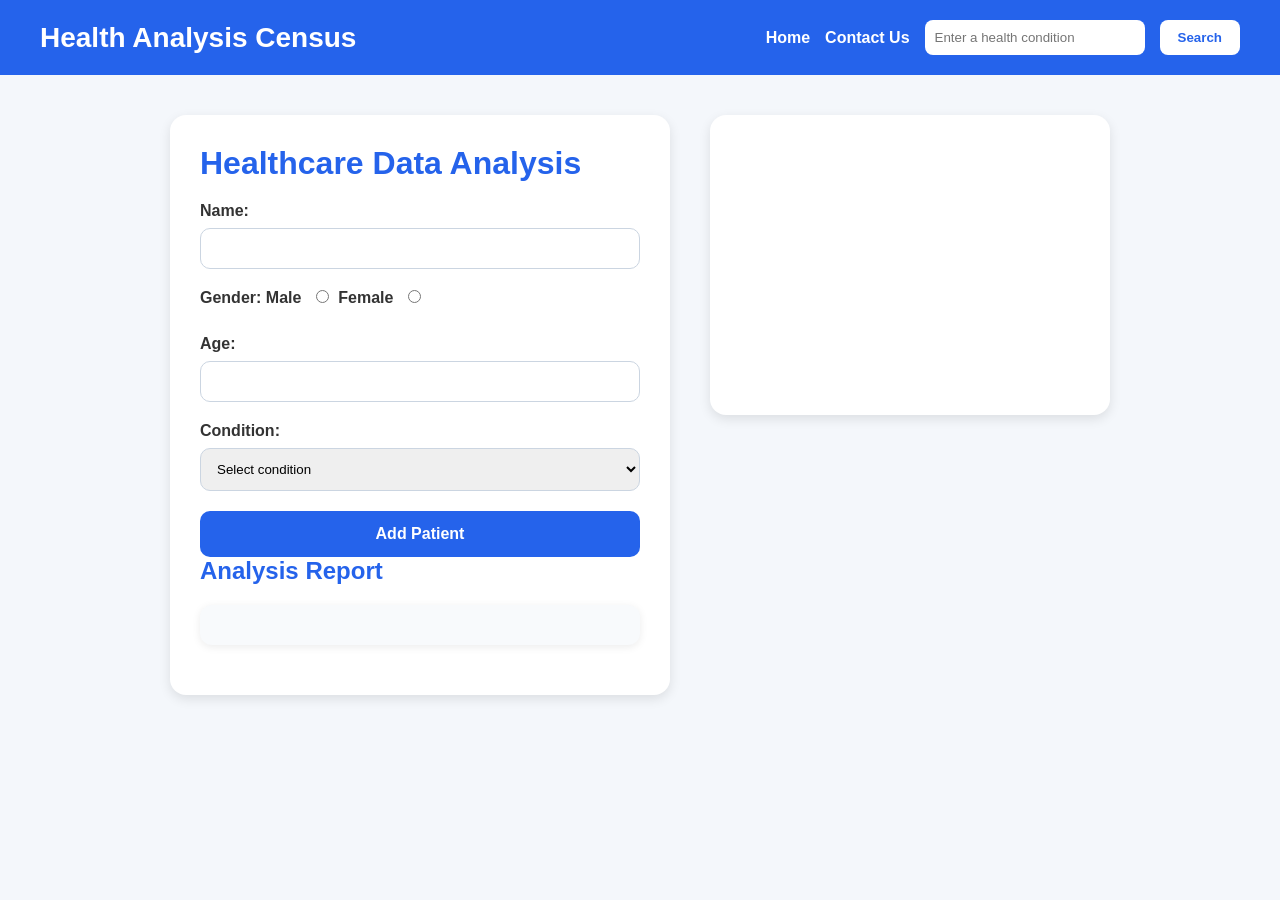
<file: HealthAnalysis/index.html>
<!doctype html>
<html lang="en">
  <head>
    <meta charset="UTF-8" />
    <title>Health Analysis Data</title>
    <link rel="stylesheet" href="./style.css" />
  </head>
  <body>
    <nav>
      <h1>Health Analysis Census</h1>
      <ul>
        <li><a href="./index.html" id="home">Home </a></li>
        <li><a href="./health_contact.html" id="contact">Contact Us </a></li>
        <li>
          <input
            type="text"
            id="conditionInput"
            placeholder="Enter a health condition"
          />
        </li>
        <li><button id="btnSearch">Search</button></li>
      </ul>
    </nav>
    <div class="container">
      <div class="analysisForm">
        <h1>Healthcare Data Analysis</h1>
        <div>
          <label for="name">Name:</label>
          <input type="text" id="name" />
        </div>
        <div>
          <label>Gender:</label>
          <label for="male">Male</label>
          <input type="radio" name="gender" id="male" value="Male" />
          <label for="female">Female</label>
          <input type="radio" name="gender" id="female" value="Female" />
        </div>
        <div>
          <label for="age">Age:</label>
          <input type="number" id="age" />
        </div>
        <div>
          <label for="condition">Condition:</label>
          <select id="condition">
            <option value="">Select condition</option>
            <option value="Diabetes">Diabetes</option>
            <option value="Thyroid">Thyroid</option>
            <option value="High Blood Pressure">High Blood Pressure</option>
          </select>
        </div>
        <button id="addPatient">Add Patient</button>
        <h2>Analysis Report</h2>
        <div id="report"></div>
      </div>
      <div class="searchCondition">
        <div id="result"></div>
      </div>
    </div>
    <script src="./health_analysis.js"></script>
  </body>
</html>
</file>
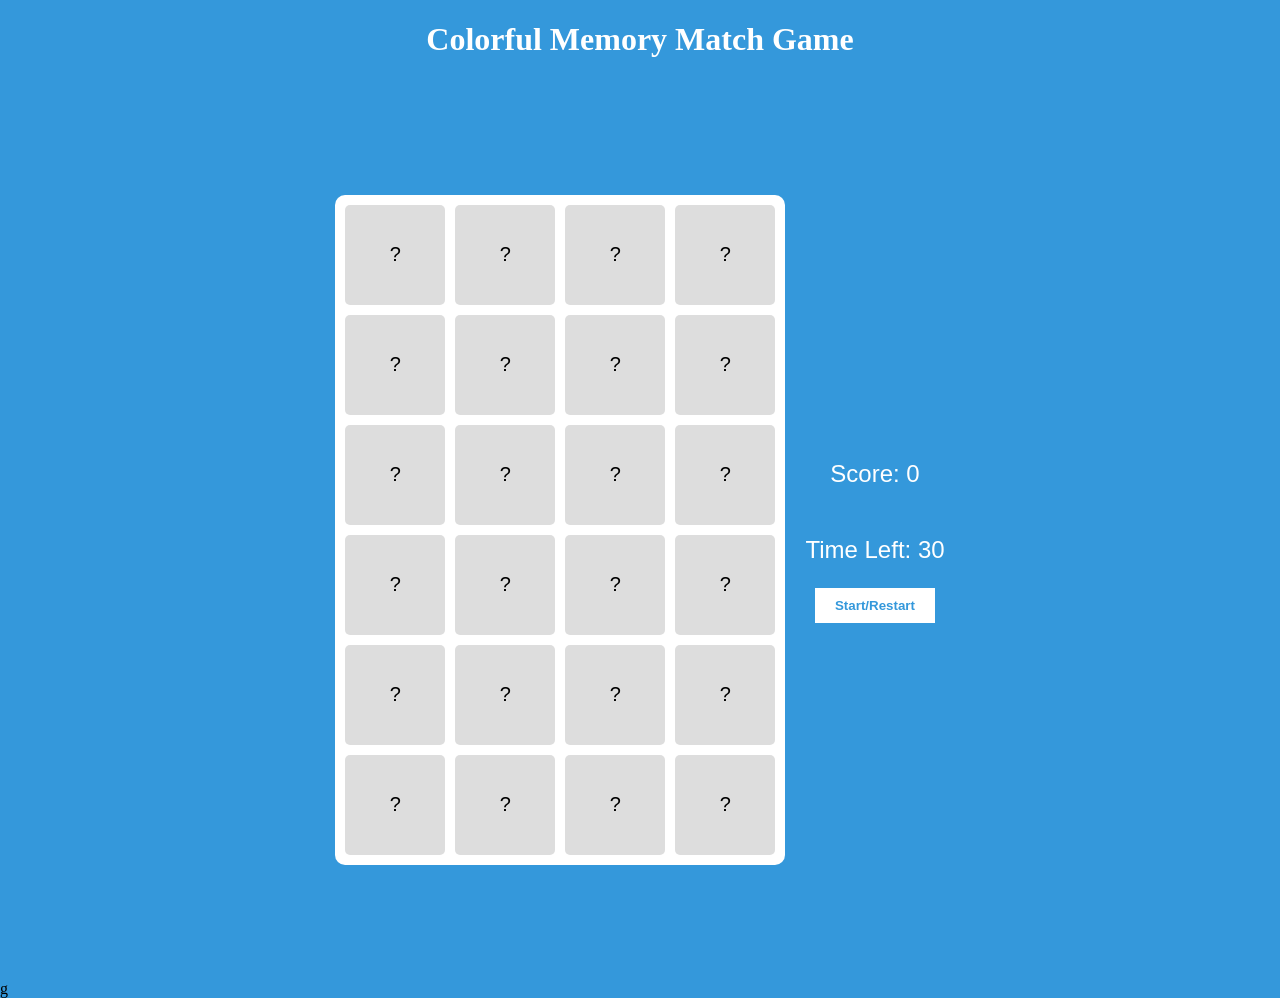
<file: colorfulMemoryGame/colorful_memory_game.html>
<!doctype html>
<html>
  <head>
    <title>Colorful Memory Match Game</title>
    <link rel="stylesheet" href="colorful_memory_game.css" />
  </head>

  <body>
    <h1>Colorful Memory Match Game</h1>
    <div class="container">
      <div id="game-container">
        <!-- Cards will be generated dynamically using JavaScript -->
      </div>
      <div class="startMain">
        <p id="score">Score: 0</p>
        <p id="timer">Time Left: 30</p>
        <button id="startbtn">Start/Restart</button>
      </div>
    </div>
    <script src="./colorful_memory_game.js"></script>
  </body>
</html>
g
</file>
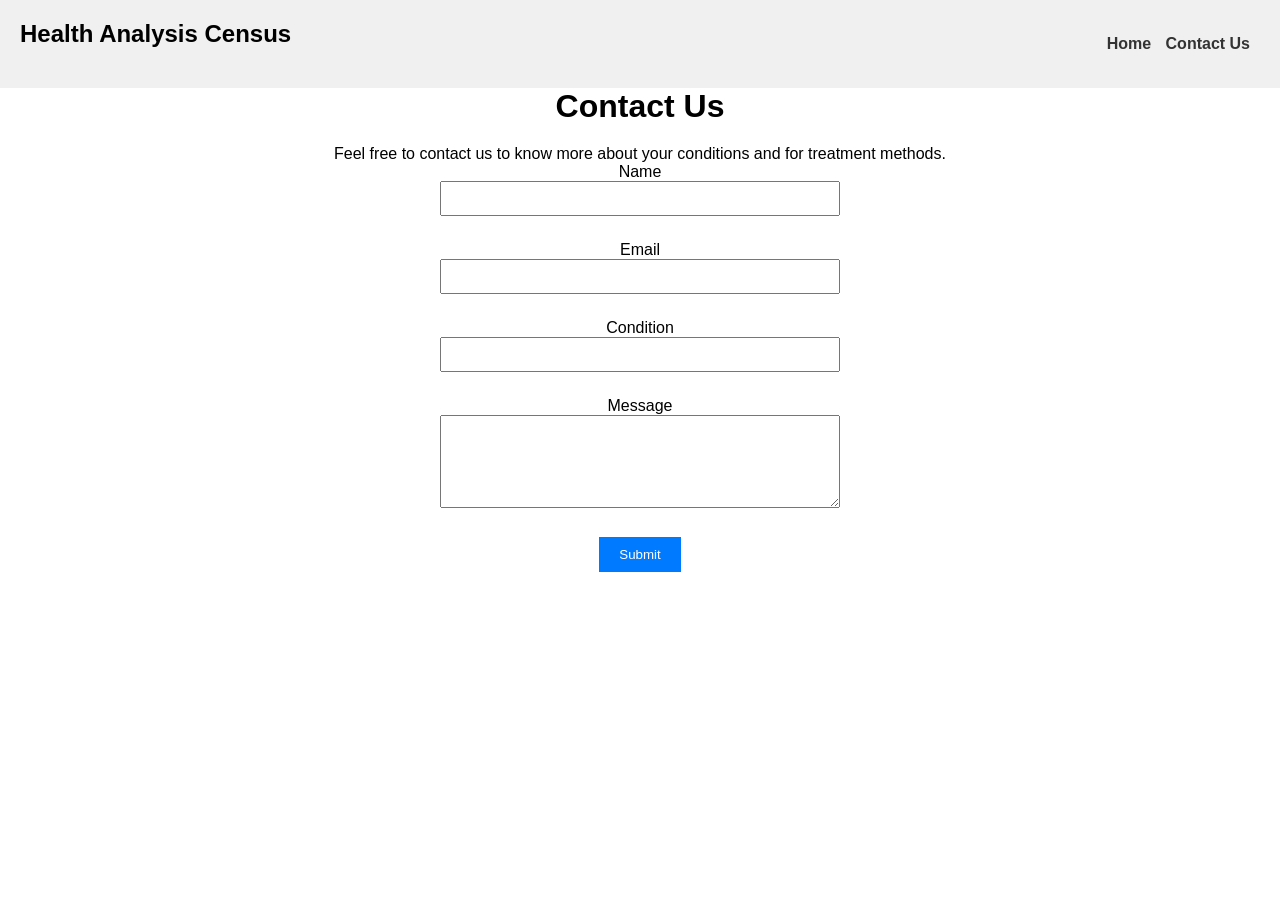
<file: HealthAnalysis/health_contact.html>
<!DOCTYPE html>
<html lang="en">
<head>
  <meta charset="UTF-8">
  <title>Contact Us</title>
  <link rel="stylesheet" href="./health_analysis.css">
  <style>
    body{
        text-align: center;
    }
    /* Some basic styling for demonstration purposes */
    #contactForm {
      max-width: 400px;
      margin: 0 auto;
    }
    #contactForm input,
    #contactForm textarea {
      width: 100%;
      margin-bottom: 15px;
      padding: 8px;
    }
    #contactForm button {
      padding: 10px 20px;
      background-color: #007bff;
      color: white;
      border: none;
      cursor: pointer;
    }
    #contactForm button:hover {
      background-color: #0056b3;
    }
  </style>
</head>
<body>
  <nav><h1>Health Analysis Census</h1>
    <ul>
      <li><a href="./index.html" id="home">Home </a></li>
      <li><a href="./health_contact.html" id="contact">Contact Us </a></li>
      </li>

    </ul>
    </nav>
  <h1>Contact Us</h1>
  <p>Feel free to contact us to know more about your conditions and for treatment methods.</p>

  <form id="contactForm">
    <div>
      <label for="name">Name</label>
      <input type="text" id="name" name="name" required>
    </div>
    <div>
      <label for="email">Email</label>
      <input type="email" id="email" name="email" required>
    </div>
    <div>
      <label for="condition">Condition</label>
      <input type="text" id="condition" name="condition" required>
    </div>
    <div>
      <label for="message">Message</label>
      <textarea id="message" name="message" rows="5" required></textarea>
    </div>
    <button type="submit" onclick="thankyou()">Submit</button>
  </form>
  <script>
    function thankyou(){
        alert('Thank you for contacting us!')
    }
  </script>
</body>
</html>
</file>
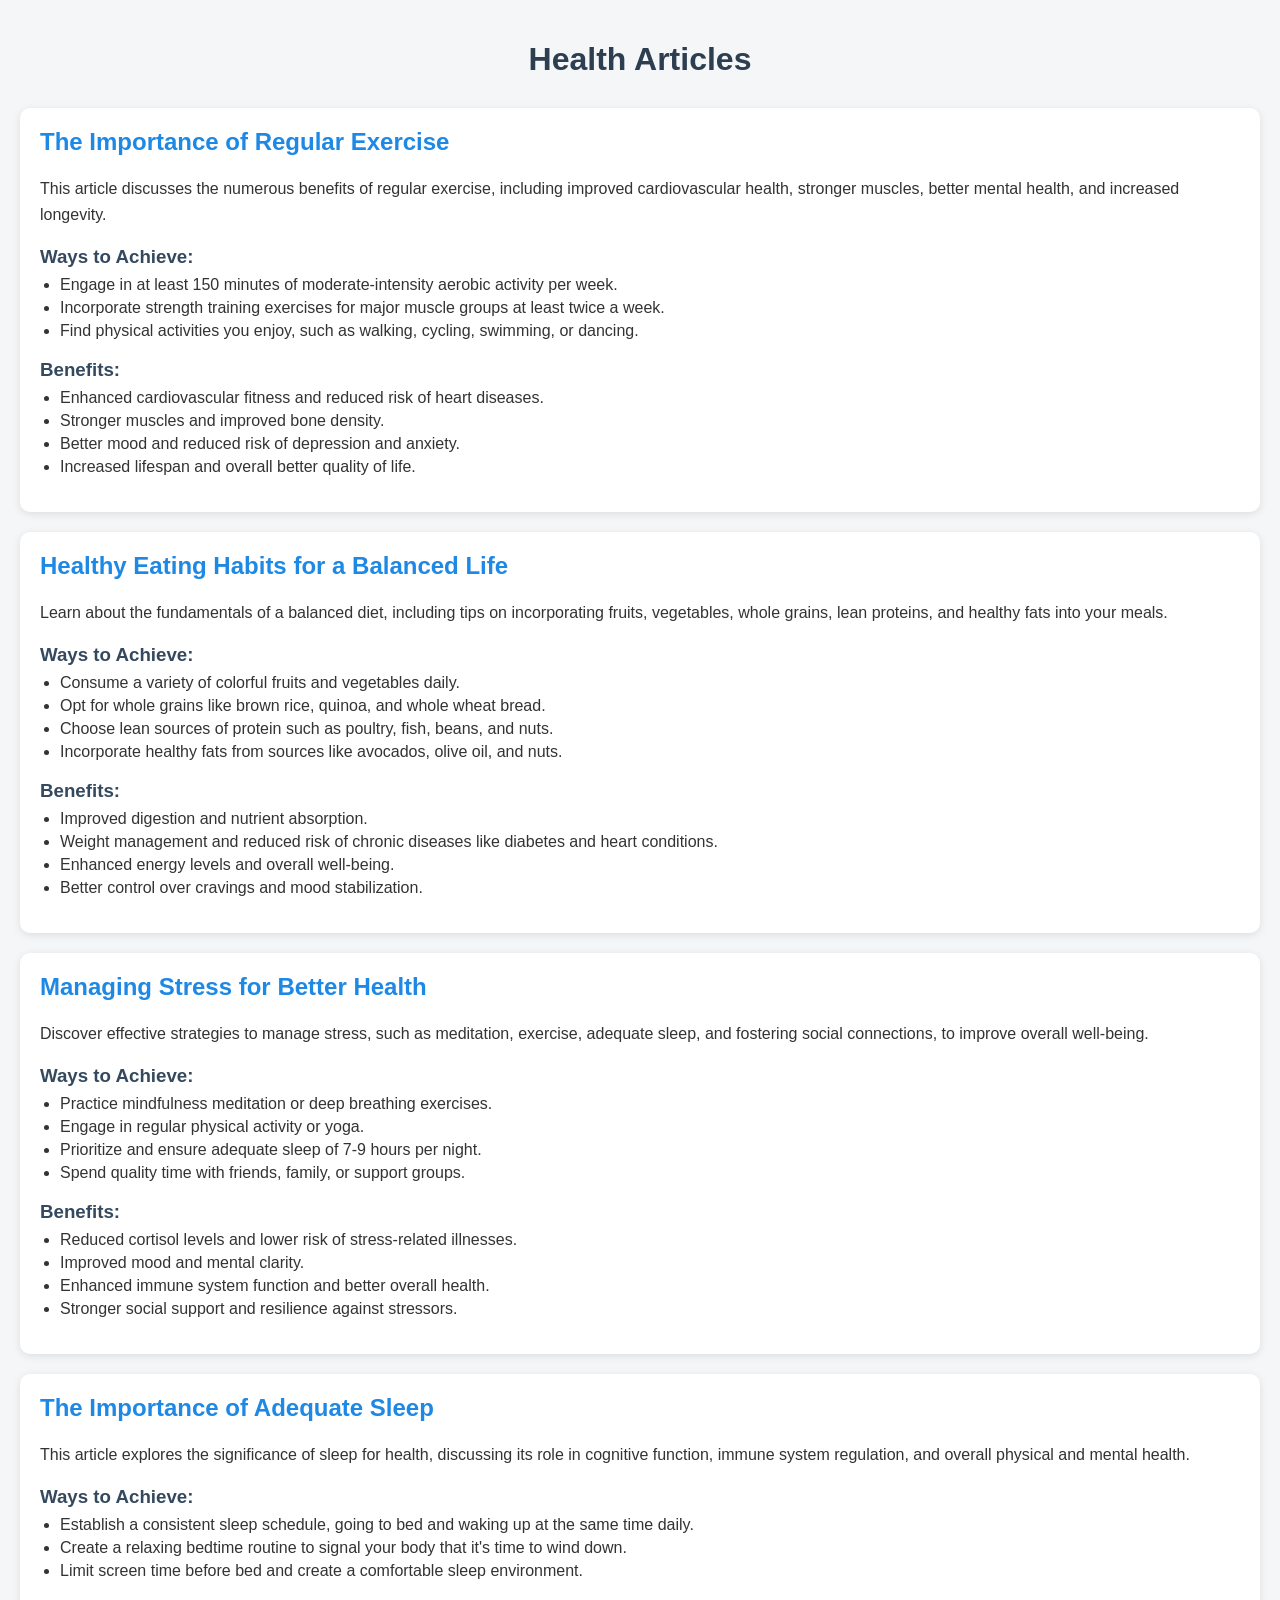
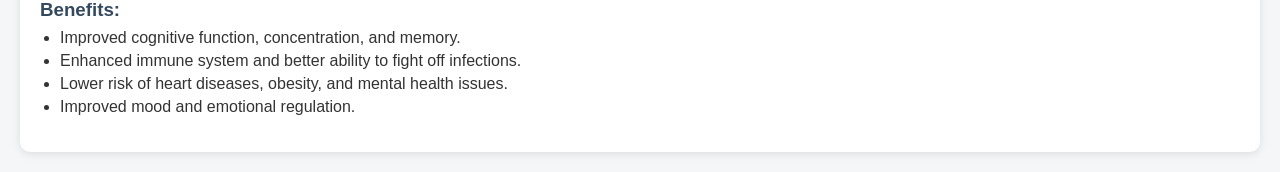
<file: HealthArticle/health_article.html>
<!doctype html>
<html lang="en">
  <head>
    <meta charset="UTF-8" />
    <title>Health Articles</title>
    <link rel="stylesheet" href="style.css" />
  </head>
  <body>
    <h1>Health Articles</h1>
    <div id="articles"></div>
    <script src="./health_article.js"></script>
  </body>
</html>
</file>
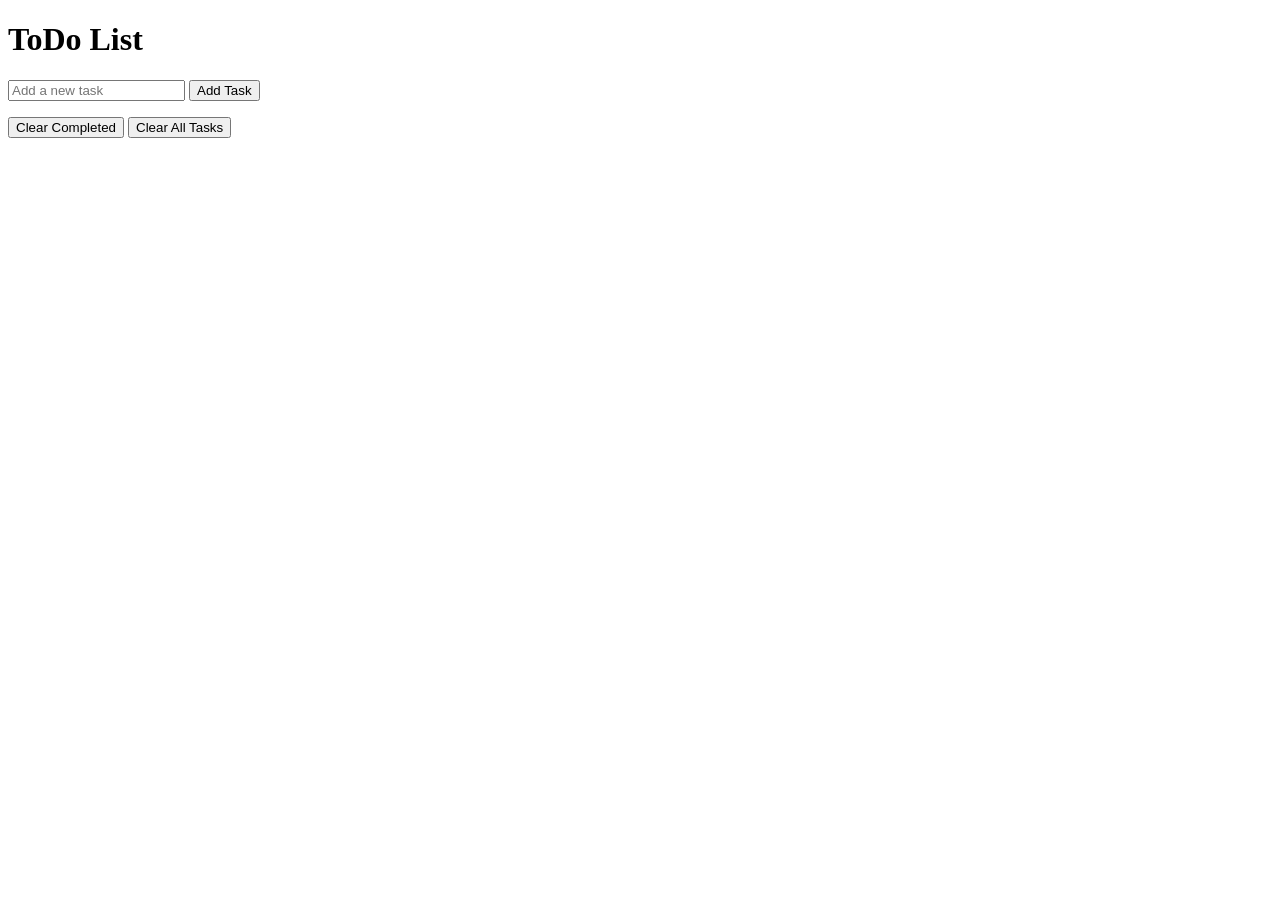
<file: TodoList/todo_list.html>
<!doctype html>
<html>
  <head>
    <title>ToDo List</title>
  </head>
  <body>
    <h1>ToDo List</h1>
    <input type="text" id="taskInput" placeholder="Add a new task" />
    <button id="addTaskBtn">Add Task</button>

    <!-- <input type="text" id="searchInput" placeholder="Search..."> -->
    <ul id="taskList">
      <!-- Tasks will be displayed here -->
    </ul>

    <button id="clearCompletedBtn">Clear Completed</button>
    <button id="clearAllTasksBtn">Clear All Tasks</button>

    <script src="./todo_list.js"></script>
  </body>
</html>
</file>
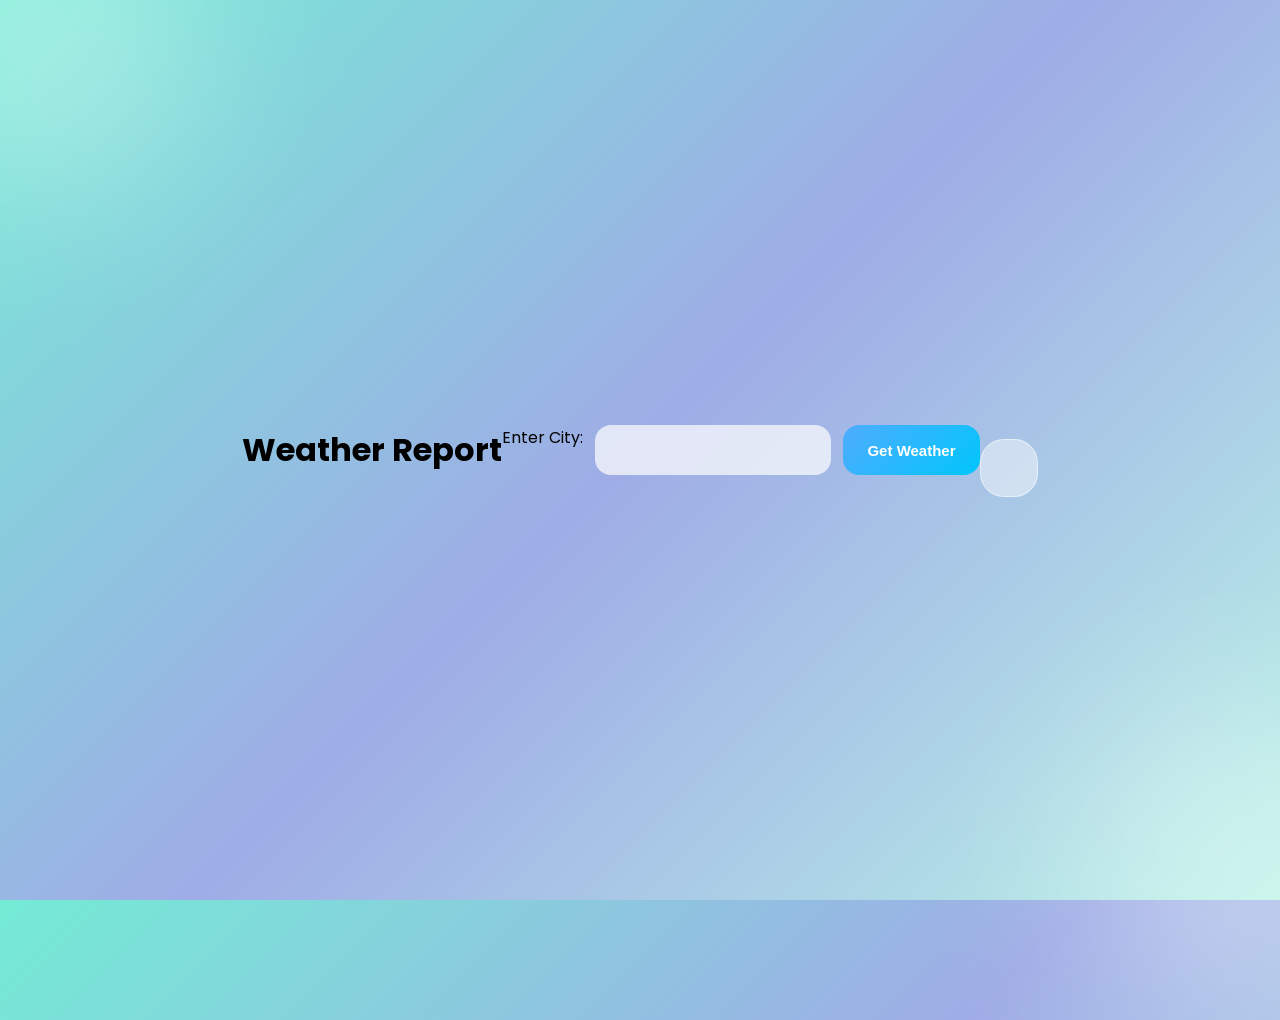
<file: WeatherReport/weather_report.html>
<!doctype html>
<html>
  <head>
    <title>Weather Report</title>
    <link rel="stylesheet" href="style.css" />
  </head>
  <body>
    <h1>Weather Report</h1>

    <form id="weatherForm">
      <label for="city">Enter City:</label>
      <input type="text" id="city" name="city" />
      <button type="submit">Get Weather</button>
    </form>

    <div id="weatherInfo"></div>
    <script src="./weather_report.js"></script>
  </body>
</html>
</file>
<file: HealthAnalysis/style.css>
/* =========================
   RESET
========================= */

* {
  margin: 0;
  padding: 0;
  box-sizing: border-box;
}

/* =========================
   BODY
========================= */

body {
  font-family: Arial, sans-serif;
  background-color: #f4f7fb;
  color: #333;
  min-height: 100vh;
}

/* =========================
   NAVBAR
========================= */

nav {
  background-color: #2563eb;
  color: white;

  display: flex;
  justify-content: space-between;
  align-items: center;

  padding: 20px 40px;
}

nav h1 {
  font-size: 28px;
}

nav ul {
  list-style: none;

  display: flex;
  align-items: center;
  gap: 15px;
}

nav a {
  text-decoration: none;
  color: white;
  font-weight: bold;
  transition: 0.3s;
}

nav a:hover {
  color: #dbeafe;
}

/* =========================
   SEARCH INPUT
========================= */

#conditionInput {
  padding: 10px;
  width: 220px;

  border: none;
  border-radius: 8px;

  outline: none;
}

#btnSearch {
  padding: 10px 18px;

  border: none;
  border-radius: 8px;

  background-color: white;
  color: #2563eb;

  font-weight: bold;
  cursor: pointer;

  transition: 0.3s;
}

#btnSearch:hover {
  background-color: #dbeafe;
}

/* =========================
   MAIN CONTAINER
========================= */

.container {
  width: 100%;
  min-height: calc(100vh - 90px);

  display: flex;
  justify-content: center;
  align-items: flex-start;
  gap: 40px;

  padding: 40px;
}

/* =========================
   CARDS
========================= */

.analysisForm,
.searchCondition {
  background-color: white;

  padding: 30px;

  border-radius: 16px;

  box-shadow: 0 4px 12px rgba(0, 0, 0, 0.1);
}

/* Left Section */

.analysisForm {
  width: 500px;
}

/* Right Section */

.searchCondition {
  width: 400px;
  min-height: 300px;
}

/* =========================
   HEADINGS
========================= */

.analysisForm h1,
.analysisForm h2 {
  color: #2563eb;
  margin-bottom: 20px;
}

/* =========================
   FORM ELEMENTS
========================= */

.analysisForm div {
  margin-bottom: 20px;
}

label {
  font-weight: bold;
  margin-bottom: 8px;
  display: inline-block;
}

/* =========================
   INPUTS
========================= */

input[type="text"],
input[type="number"],
select {
  width: 100%;

  padding: 12px;

  border: 1px solid #cbd5e1;
  border-radius: 10px;

  outline: none;

  transition: 0.3s;
}

input[type="text"]:focus,
input[type="number"]:focus,
select:focus {
  border-color: #2563eb;
}

/* =========================
   RADIO BUTTONS
========================= */

input[type="radio"] {
  margin-left: 10px;
  margin-right: 5px;
}

/* =========================
   ADD PATIENT BUTTON
========================= */

#addPatient {
  width: 100%;

  padding: 14px;

  border: none;
  border-radius: 10px;

  background-color: #2563eb;
  color: white;

  font-size: 16px;
  font-weight: bold;

  cursor: pointer;

  transition: 0.3s;
}

#addPatient:hover {
  background-color: #1d4ed8;
}

/* =========================
   REPORT SECTION
========================= */

#report {
  margin-top: 20px;

  background-color: #f8fafc;

  padding: 20px;

  border-radius: 12px;

  line-height: 1.8;

  box-shadow: 0 2px 8px rgba(0, 0, 0, 0.08);
}

/* =========================
   SEARCH RESULT
========================= */

#result {
  line-height: 1.8;
}

/* Search Result Title */

#result h2 {
  color: #2563eb;
  margin-bottom: 15px;
}

/* Search Result Paragraphs */

#result p {
  margin-bottom: 12px;
}

/* =========================
   SEARCH RESULT IMAGE
========================= */

#result img {
  width: 100%;
  max-width: 320px;

  height: 220px;

  object-fit: cover;

  border-radius: 12px;

  margin: 15px 0;

  box-shadow: 0 3px 10px rgba(0, 0, 0, 0.1);
}

/* =========================
   RESPONSIVE DESIGN
========================= */

@media (max-width: 950px) {
  .container {
    flex-direction: column;
    align-items: center;
  }

  .analysisForm,
  .searchCondition {
    width: 100%;
    max-width: 600px;
  }

  nav {
    flex-direction: column;
    gap: 20px;
    text-align: center;
  }

  nav ul {
    flex-wrap: wrap;
    justify-content: center;
  }
}
</file>
<file: colorfulMemoryGame/colorful_memory_game.css>
body {
  padding: 0;
  margin: 0;
  background-color: #3498db;
  box-sizing: border-box;
}

.container {
  font-family: Arial, sans-serif;
  background-color: #3498db;
  display: flex;
  justify-content: center;
  align-items: center;
  height: 100vh;
}

.startMain {
  margin-left: 20px;
  display: flex;
  align-items: center;
  flex-direction: column;
}

h1 {
  color: #fff;
  text-align: center;
}

#game-container {
  display: grid;
  grid-template-columns: repeat(4, 100px);
  grid-gap: 10px;
  background-color: #fff;
  padding: 10px;
  border-radius: 10px;
}

.card {
  width: 100px;
  height: 100px;
  background-color: #ddd;
  display: flex;
  justify-content: center;
  align-items: center;
  font-size: 20px;
  cursor: pointer;
  transition: background-color 0.3s;
  border-radius: 5px;
}

.matched {
  background-color: #4caf50;
  color: #fff;
}

#score {
  text-align: center;
  font-size: 24px;
  color: #fff;
}

#timer {
  text-align: center;
  font-size: 24px;
  color: #fff;
}

#startbtn {
  padding: 10px 20px;
  background-color: white;
  color: #3498db;
  border: none;
  font-weight: 900;
}
</file>
<file: HealthAnalysis/health_analysis.css>
/* Basic CSS for the navigation bar */

* {
  margin: 0;
  padding: 0;
  box-sizing: border-box;
}
nav {
  background-color: #f0f0f0;
  padding: 20px;
  display: flex;
  align-items: center;
  justify-content: space-between;
}

nav ul {
  list-style-type: none;
  /* padding: 0; */
}

nav ul li {
  display: inline;
  margin-right: 10px;
}

nav a {
  text-decoration: none;
  color: #333;
  font-weight: bold;
}

/* Basic CSS for the form elements */
body {
  font-family: Arial, sans-serif;
  /* margin: 20px; */
}

h1 {
  margin-bottom: 20px;
}

div {
  margin-bottom: 10px;
}

label {
  display: inline-block;
  width: 100px;
}

input[type="text"],
input[type="number"],
select {
  width: 200px;
  padding: 5px;
}

button {
  padding: 7px 15px;
  background-color: #4caf50;
  color: white;
  border: none;
  cursor: pointer;
}

button:hover {
  background-color: #45a049;
}

/* Basic CSS for the report section */
h2 {
  margin-top: 30px;
}

#report,
#result {
  padding: 10px;
  max-width: 400px;
  word-wrap: break-word;
}
#result {
  height: 400px;
  width: 500px;
  display: flex;
  align-items: center;
  justify-content: space-around;
  flex-direction: column;
}
#result img {
  width: 200px;
  height: 100px;
}
</file>
<file: HealthArticle/style.css>
body {
  font-family: Arial, sans-serif;
  background-color: #f4f6f8;
  margin: 0;
  padding: 20px;
  color: #333;
}

/* Page title */
h1 {
  text-align: center;
  color: #2c3e50;
  margin-bottom: 30px;
}

/* Container for all articles */
#articles {
  display: flex;
  flex-direction: column;
  gap: 20px;
}

/* Each article card */
.article {
  background-color: white;
  padding: 20px;
  border-radius: 10px;
  box-shadow: 0 2px 8px rgba(0, 0, 0, 0.1);
  transition: transform 0.2s ease;
}

.article:hover {
  transform: scale(1.01);
}

/* Article title */
.article h2 {
  margin-top: 0;
  color: #1e88e5;
}

/* Section headers */
.article h3 {
  margin-bottom: 8px;
  color: #34495e;
}

/* Paragraph text */
.article p {
  line-height: 1.6;
}

/* Lists */
.article ul {
  margin-top: 5px;
  padding-left: 20px;
}

.article li {
  margin-bottom: 5px;
}

/* Responsive design */
@media (max-width: 600px) {
  body {
    padding: 10px;
  }

  .article {
    padding: 15px;
  }
}
</file>
<file: WeatherReport/style.css>
@import url("https://fonts.googleapis.com/css2?family=Poppins:wght@300;400;500;600&display=swap");

/* Reset */
* {
  margin: 0;
  padding: 0;
  box-sizing: border-box;
}

/* Body */
body {
  font-family: "Poppins", sans-serif;

  min-height: 100vh;

  display: flex;
  justify-content: center;
  align-items: center;

  /* Brighter Background */
  background: linear-gradient(135deg, #74ebd5, #9face6, #b8f2e6);

  overflow: hidden;
}

/* Floating blur circles */
body::before,
body::after {
  content: "";

  position: absolute;

  width: 320px;
  height: 320px;

  border-radius: 50%;

  background: rgba(255, 255, 255, 0.35);

  filter: blur(90px);

  z-index: 0;
}

body::before {
  top: -120px;
  left: -120px;
}

body::after {
  bottom: -120px;
  right: -120px;
}

/* Main Container */
.container {
  position: relative;
  z-index: 1;

  width: 430px;

  padding: 35px;

  border-radius: 30px;

  /* Brighter Glass Effect */
  background: rgba(255, 255, 255, 0.3);

  backdrop-filter: blur(18px);

  border: 1px solid rgba(255, 255, 255, 0.4);

  box-shadow: 0 8px 30px rgba(0, 0, 0, 0.12);

  color: #1f2937;
}

/* Title */
.container h1 {
  text-align: center;

  font-size: 36px;
  font-weight: 600;

  margin-bottom: 28px;

  color: #0f172a;
}

/* Form */
#weatherForm {
  display: flex;
  gap: 12px;
}

/* Input */
#city {
  flex: 1;

  padding: 16px 18px;

  border: none;
  outline: none;

  border-radius: 16px;

  background: rgba(255, 255, 255, 0.7);

  color: #111827;

  font-size: 16px;

  transition: 0.3s;
}

/* Placeholder */
#city::placeholder {
  color: #6b7280;
}

/* Input Focus */
#city:focus {
  background: white;

  transform: scale(1.02);

  box-shadow: 0 0 10px rgba(255, 255, 255, 0.8);
}

/* Button */
button {
  padding: 16px 24px;

  border: none;
  border-radius: 16px;

  background: linear-gradient(135deg, #4facfe, #00c6fb);

  color: white;

  font-size: 15px;
  font-weight: 600;

  cursor: pointer;

  transition: 0.3s;
}

/* Hover */
button:hover {
  transform: translateY(-3px);

  box-shadow: 0 10px 20px rgba(79, 172, 254, 0.35);
}

/* Weather Box */
#weatherInfo {
  margin-top: 35px;

  padding: 28px;

  border-radius: 24px;

  background: rgba(255, 255, 255, 0.45);

  border: 1px solid rgba(255, 255, 255, 0.5);

  text-align: center;

  animation: fadeIn 0.5s ease;
}

/* City Name */
#weatherInfo h2 {
  font-size: 30px;

  margin-bottom: 18px;

  font-weight: 600;

  color: #0f172a;
}

/* Temperature */
.temp {
  font-size: 68px;

  font-weight: 600;

  margin: 15px 0;

  color: #0284c7;
}

/* Description */
.description {
  font-size: 20px;

  text-transform: capitalize;

  color: #374151;

  margin-bottom: 20px;
}

/* Details */
.details {
  display: flex;
  justify-content: space-between;

  margin-top: 25px;
}

/* Detail Box */
.detail-box {
  flex: 1;

  padding: 15px;

  border-radius: 18px;

  background: rgba(255, 255, 255, 0.5);

  margin: 0 5px;

  backdrop-filter: blur(8px);
}

.detail-box h3 {
  font-size: 14px;

  margin-bottom: 8px;

  color: #6b7280;
}

.detail-box p {
  font-size: 18px;

  font-weight: 600;

  color: #111827;
}

/* Animation */
@keyframes fadeIn {
  from {
    opacity: 0;
    transform: translateY(20px);
  }

  to {
    opacity: 1;
    transform: translateY(0);
  }
}

/* Mobile */
@media (max-width: 500px) {
  .container {
    width: 95%;
    padding: 25px;
  }

  #weatherForm {
    flex-direction: column;
  }

  button {
    width: 100%;
  }

  .details {
    flex-direction: column;
    gap: 12px;
  }

  .detail-box {
    margin: 0;
  }
}
</file>
